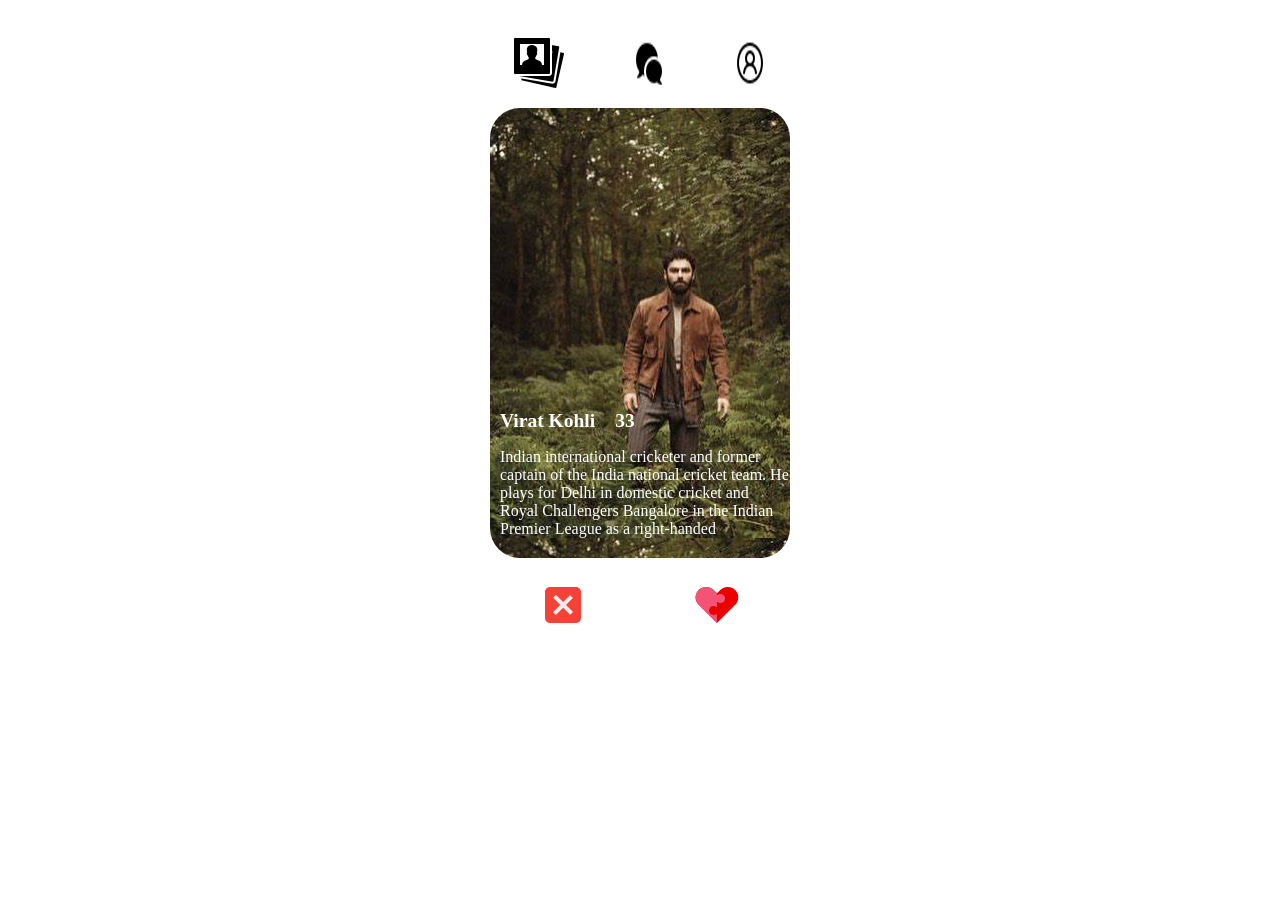
<file: index.htm>
<!DOCTYPE html>
<html lang="en">
<head>
    <meta charset="UTF-8">
    <meta name="viewport" content="width=device-width, initial-scale=1.0">
    <link rel="stylesheet" href="jeux.css">
    <title>Document</title>
</head>
<body>
    <div class="content">
            
        <div class="navbar">
            <img src="icons-photo.png" alt="icone-photo">
                
            <img src="icons-conversation.png" alt="icone conversation">
            <img src="icons-male.png" alt="icone male">
        </div>
        <div class="card">
            <div class="photoo">
                
                <div class="title">
                    <div class="photo-name">
                        <h2>Virat Kohli</h2>
                        <h2>33</h2>
                    </div>
                    <div class="pic-bio">
                        Indian international cricketer and former captain of the India national cricket team. He plays for Delhi in domestic cricket and Royal Challengers Bangalore in the Indian Premier League as a right-handed
                    </div>
                </div>
            

            </div>




            <div class="photoo">
                
                <div class="title">
                    <div class="photo-name">
                        <h2>Virat Kohli</h2>
                        <h2>33</h2>
                    </div>
                    <div class="pic-bio">
                        Indian international cricketer and former captain of the India national cricket team. He plays for Delhi in domestic cricket and Royal Challengers Bangalore in the Indian Premier League as a right-handed
                    </div>
                </div>
            

            </div>





            <div class="photoo">
                
                <div class="title">
                    <div class="photo-name">
                        <h2>Virat Kohli</h2>
                        <h2>33</h2>
                    </div>
                    <div class="pic-bio">
                        Indian international cricketer and former captain of the India national cricket team. He plays for Delhi in domestic cricket and Royal Challengers Bangalore in the Indian Premier League as a right-handed
                    </div>
                </div>
            

            </div>







            <div class="photoo">
                
                <div class="title">
                    <div class="photo-name">
                        <h2>Virat Kohli</h2>
                        <h2>33</h2>
                    </div>
                    <div class="pic-bio">
                        Indian international cricketer and former captain of the India national cricket team. He plays for Delhi in domestic cricket and Royal Challengers Bangalore in the Indian Premier League as a right-handed
                    </div>
                </div>
            

            </div>
            

        </div>
        
            <div class="icone">
                <button class="bouton dislike" ><img src="icons-x.png" alt="icon x"></button>
                <button class="bouton like"><img src="icons8-heart-puzzle-48.png" alt="icon heart"></button>
                
            </div>
    </div>
   
    <script src="script.js"></script>
</body>
</html>
</file>
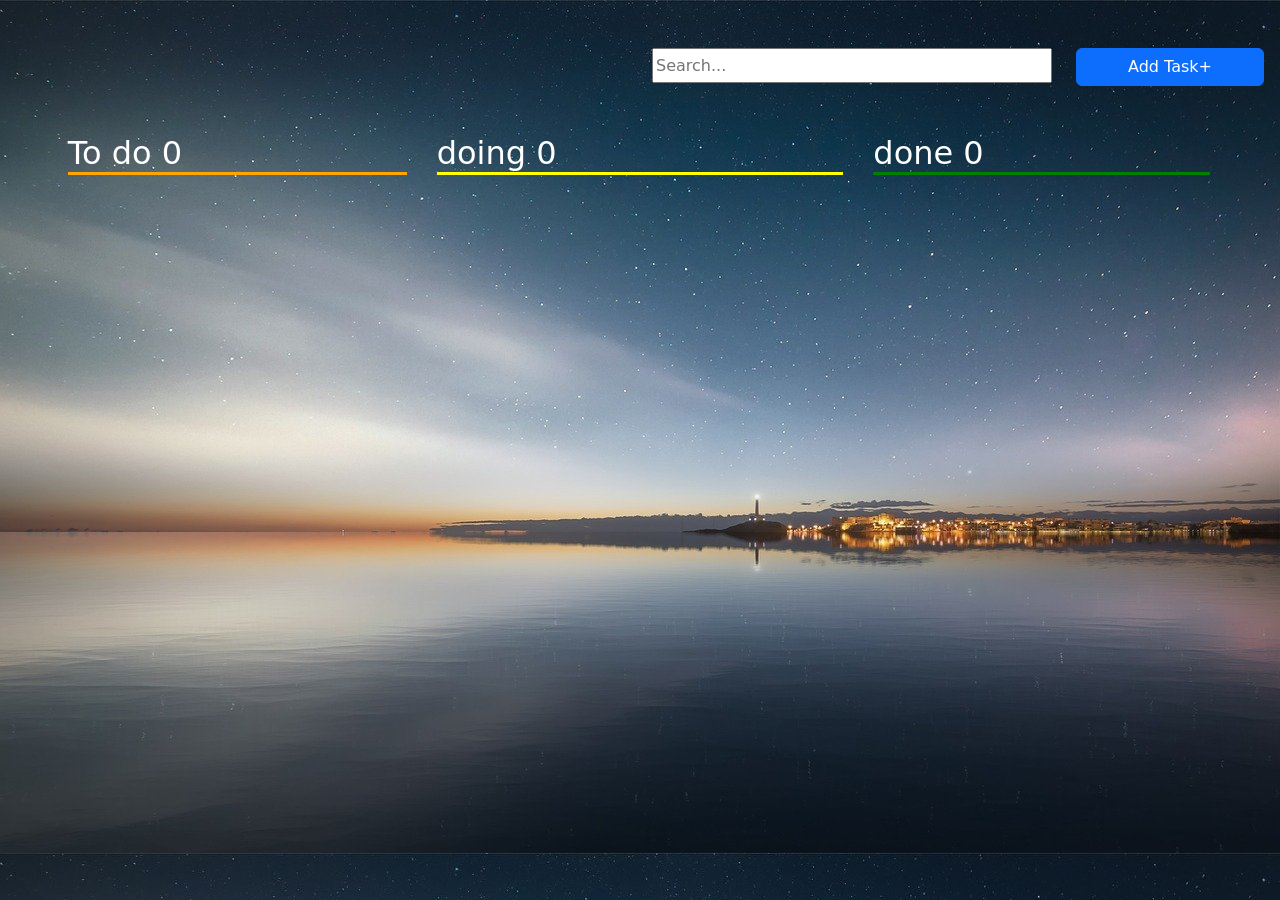
<file: index.html>
<!DOCTYPE html>
<html lang="en">
<head>
    <meta charset="UTF-8">
    <meta name="viewport" content="width=device-width, initial-scale=1.0"> 
    <link rel="stylesheet" href="bootstrap.css">
    <link rel="stylesheet" href="style.css">

    <title>Document</title>
    <style>
        
  
    </style>
    
</head>
<body>
    
    <div class="mt-5 mx-3  ">
        <div class="row justify-content-end">
           
            <div class="col-4 ">
                <input class="search w-100" type="search" placeholder="Search..."  >
                
            </div> 
            <div class="col-2">
                <button  class="btn btn-primary w-100 btn-zoom " onclick="affichercnt()" id="add-button"> Add Task+</button>
            </div>
           
            
        </div>
    </div>          
    <div >
        <form id="task-form" >   
        <div id="heden" class="modal "  >
            <div class="modal-content" id="modal">
                <div >
                   <div>
                        <h3 class="text-white">title</h3>
                        <input id="title" type="text" class="w-100 ">
                    </div>
                    <div>
                        <h3 class="text-white" >description</h3>
                        <textarea id="description" rows="5" cols="20" class="w-100 "></textarea>
                    </div>
                    <div>
                        <h3 class="text-white" >date</h3>
                        <input id="date" type="date" class="w-100 ">
                    </div>
                    <div>
                        <h3 class="text-white">status</h3>
                        <select id="status" class="w-100 ">
                            <option value="todo">To do</option>
                            <option value="doing">Doing</option>
                            <option value="done">Done</option>
                        </select>
                    </div>
                    <div>
                        <h3 class="text-white">type</h3>
                        <select id="type" class="w-100 ">
                            <option id="P1">P1</option>
                            <option id="P2">P2</option>
                            <option id="P3">P3</option>
                        </select>
                    </div>
                    
                    <button type="submit" class=" col-2 btn btn-primary float-end btn-zoom ">submit</button>
                    <button type="button" class="col-2 btn btn-warning float-end btn-zoom" id="exit-button">Exit</button>


                </div>
                
            </div>
            
        </div>
    </form>

    </div>   
     
    <section class="d-grid mt-5">
        <div class="col  ">
            <h2 class="ligne1 text-white offset-2">To do <span  id="todo-conteur">0</span> </h2> 
            <div id="todo" class="offset-2 " >
                <div style="display: none;" >
                    <div  class="col bg-white offset-2 " >
                        <div class="p-3 mt-3" id="contenu" >
                            <h3></h3>
                            <p></p>
                            <p></p>
                            <button type="button" class="btn btn-success  mt-2 edit-contenu " >Edit</button>
                            <button  type="button" class="btn btn-warning mt-2 delet-contenu" >Delete</button>
                        </div>
                        
                    </div>
                </div>
               
            </div>
        </div>
        <div  class="col ">
            <h2 class="ligne2 text-white" > doing <span id="doing-conteur">0</span></h2>
            
            <div id="doing"  >
                <div style="display: none;" >
                    <div  class="col  div bg-white">
                        <div class="p-3 mt-3">
                            <p></p>
                            <p></p>
                            <button class="btn btn-success  mt-2 edit-contenu"  >Edit</button>
                            <button  class="btn btn-warning mt-2 delet-contenu" >Delete</button>
                        </div>
                       
                    </div>
                </div>
            </div>    
           
        </div>    

            
            
            

        
        <div  style="margin-right: 70px;">
            <h2 class="ligne3 text-white" >done <span  id="done-conteur">0</span></h2> 
            <div id="done">
                <div style="display: none;">
                <div  class="col  div bg-white">
                    <div class="p-3 mt-3">
                        <p></p>
                        <p></p>
                        <button class="btn btn-success  mt-2 edit-contenu" >Edit</button>
                        <button  class="btn btn-warning mt-2 delet-contenu" >Delete</button>
                    </div>
                    
                </div>
            </div>
            </div>
            
        
        </div>
    </section>


    
   
    <script src="script.js"></script>
</body>
</html>
</file>
<file: jeux.css>
body{
    display: flex;
    justify-content: center;
}

.content{
    
    
     width: 300px;
     border-radius: 20px;
     
}

.navbar{
    display: flex;
    justify-content: center;
    gap: 70px;
    margin-top: 20px;
    padding-top: 10px;
}


.card .photoo {
    display: none; 
}

.card .photoo:first-child {
    display: flex; 
    
}



.photoo{
    
    height: 450px;
    background: url(profil-ind.jpeg);
    
    border-radius: 30px;
    display: flex;
    
    margin-top: 20px;
    align-items: flex-end;
    
    
}

.title{
   
    color: white;
   padding-left: 10px;
   padding-bottom: 20px;
   
}
.icone{
    margin-top: 20px;
    display: flex;
    justify-content: center;
    gap: 90px;
    padding-bottom: 20px;
}
.photo-name{
   DISPLAY: flex;
    GAP: 20PX;
    FONT-FAMILY: math;
    FONT-SIZE: small;
}


.pic-bio {
    
    FONT-FAMILY: math;
}
.bouton{
    border-radius: 50%;
    background-color: white;
    border-color: #ffffff00;
}
</file>
<file: style.css>
body{
    background-image: url(bakgg.jpg);
    
}

.d-grid{
    
    grid-template-columns: repeat(3,1fr);
    gap: 30px;
    
}
.ligne1{
    border-bottom: solid;
    border-color: orange;
    
}
.ligne2{
    border-bottom: solid;
    border-color: yellow;
    
}
.ligne3{
    border-bottom: solid;
    border-color: green;
       
}

.border-orange {
    border: 1px solid orange;
}
.border-yellow{
    border: 1px solid yellow;  
}
.border-green{
    border: 1px solid green;
}

.modal {
    display: none; 
    position: fixed; 
    z-index: 1; 
    width: 100%; 
    height: 100%; 
    
  }
  
  .modal-content {
    background-color: #08303dac;
    margin: 15% auto;
    padding: 20px;
    border: 1px solid #888;
    width: 40%; 
  }
  .btn-zoom {
            transition: transform 0.3s ease; /* Animation de transition */
        }

        .btn-zoom:hover {
            transform: scale(1.1); /* Agrandit le bouton au survol */
        }
    
 
    @media (max-width: 412px) {
        .search {
            width: 100%;
            margin-bottom: 10px;
        }

        #add-button {
            width: 100%;
        }

        .modal-content {
            width: 90%;
            padding: 20px;
        }

        .task-content {
            padding: 10px;
            font-size: 14px;
        }
    }
</file>
